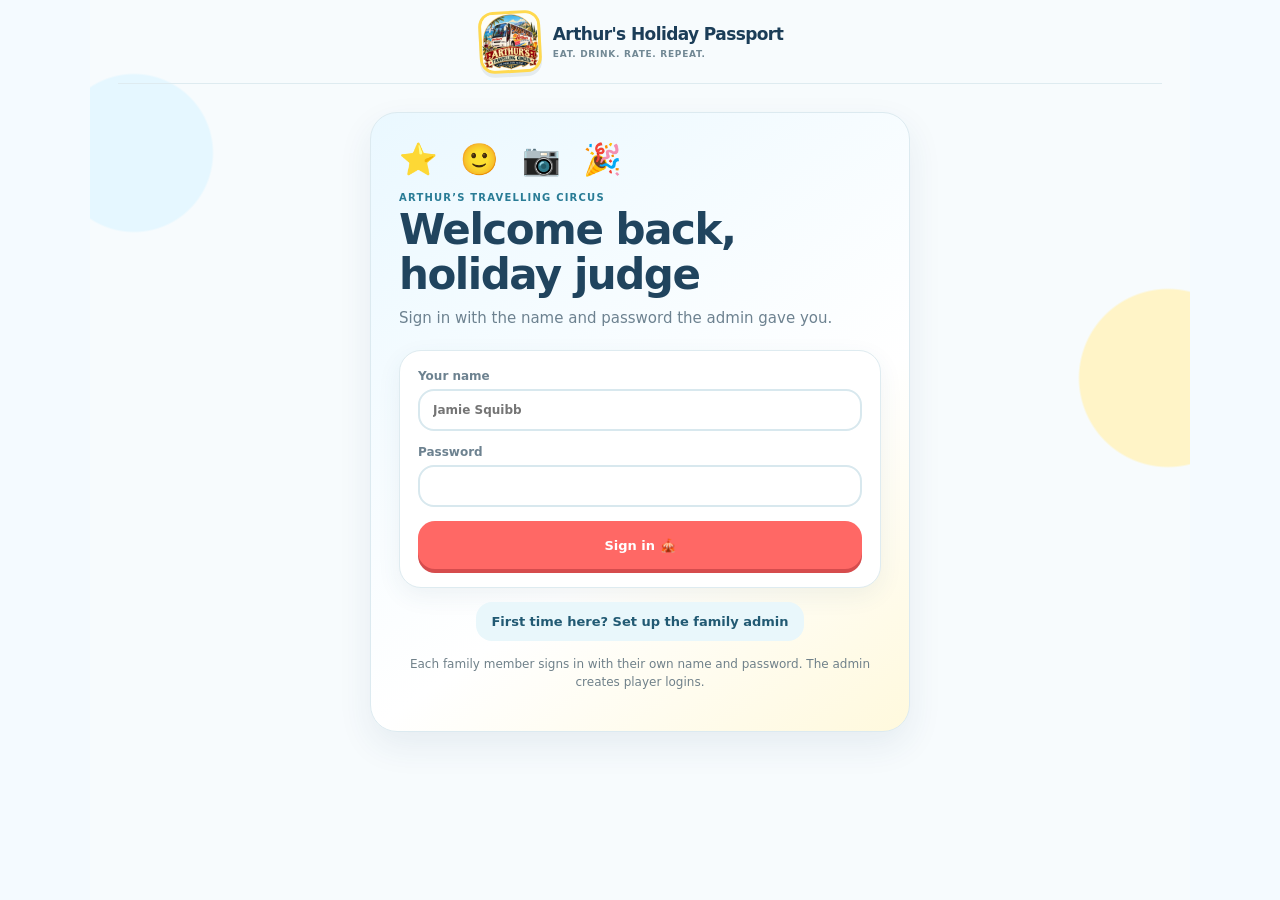
<file: index.html>
<!doctype html>
<html lang="en">
<head>
  <meta charset="utf-8">
  <meta name="viewport" content="width=device-width, initial-scale=1, viewport-fit=cover">
  <meta name="theme-color" content="#f4faff">
  <meta name="description" content="A family holiday passport for the places, meals and memories worth talking about — and the ones that need a formal complaint.">
  <link rel="manifest" href="./manifest.webmanifest">
  <link rel="icon" type="image/jpeg" href="./circus-logo.jpg">
  <link rel="apple-touch-icon" href="./circus-logo.jpg">
  <link rel="stylesheet" href="./styles.css?v=20">
  <title>Arthur's Holiday Passport</title>
</head>
<body>
  <div class="app-shell">
    <header class="topbar">
      <div class="brand"><img class="brand-logo" src="./circus-logo.jpg" alt="Arthur’s holiday coach logo"><div><strong>Arthur's Holiday Passport</strong><small>EAT. DRINK. RATE. REPEAT.</small></div></div>
      <label class="profile-switch"><span>Writing as</span><select id="profile-select" aria-label="Choose family member"></select></label>
      <div id="account-session" class="account-session"></div>
    </header>
    <main id="app" tabindex="-1"></main>
    <nav class="bottom-nav" aria-label="Main navigation">
      <button data-tab="home" class="active"><span>▣</span>Passport</button>
      <button data-tab="places"><span>⌖</span>Places</button>
      <button data-tab="diary"><span>▤</span>Diary</button>
      <button data-tab="competition"><span>🏆</span>Quiz</button>
      <button data-tab="awards"><span>★</span>Verdicts</button>
      <button data-tab="family"><span>♙</span>Family</button>
    </nav>
  </div>
  <script src="./backend-config.js" defer></script>
  <script src="./supabase-sdk.js?v=21" defer></script>
  <script src="./shared-client.js?v=22" defer></script>
  <script src="./app.js?v=22" defer></script>
</body>
</html>
</file>
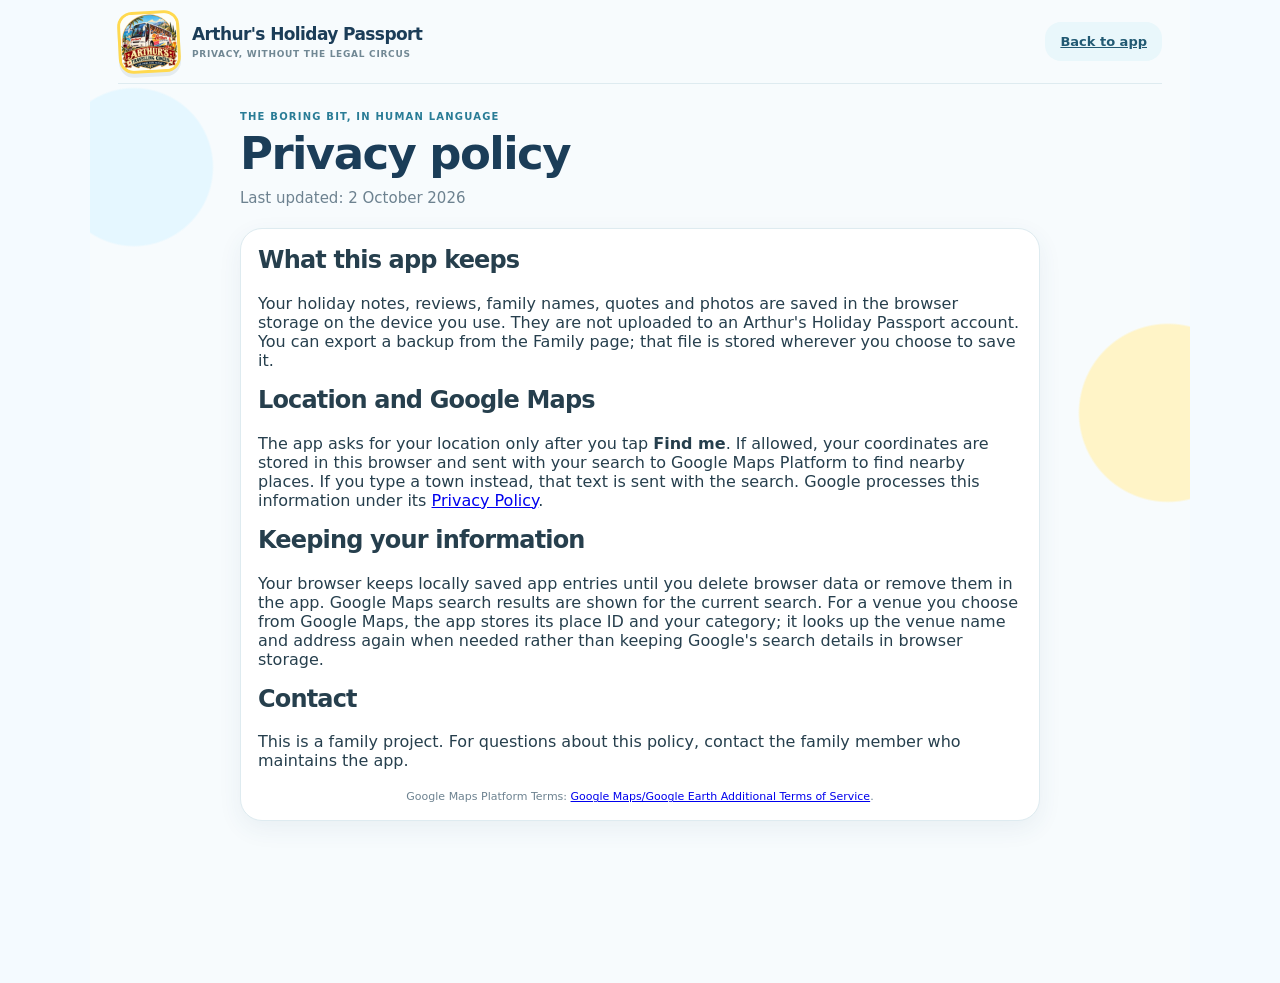
<file: privacy.html>
<!doctype html>
<html lang="en"><head><meta charset="utf-8"><meta name="viewport" content="width=device-width,initial-scale=1"><meta name="theme-color" content="#12364a"><link rel="stylesheet" href="./styles.css"><title>Privacy · Arthur's Holiday Passport</title></head>
<body><div class="app-shell"><header class="topbar"><div class="brand"><img class="brand-logo" src="./circus-logo.jpg" alt="Arthur’s holiday coach logo"><div><strong>Arthur's Holiday Passport</strong><small>PRIVACY, WITHOUT THE LEGAL CIRCUS</small></div></div><a class="soft-button" href="./index.html">Back to app</a></header>
<main class="content"><div class="eyebrow">THE BORING BIT, IN HUMAN LANGUAGE</div><h1>Privacy policy</h1><p class="lede">Last updated: 2 October 2026</p>
<article class="card"><h2>What this app keeps</h2><p>Your holiday notes, reviews, family names, quotes and photos are saved in the browser storage on the device you use. They are not uploaded to an Arthur's Holiday Passport account. You can export a backup from the Family page; that file is stored wherever you choose to save it.</p>
<h2>Location and Google Maps</h2><p>The app asks for your location only after you tap <strong>Find me</strong>. If allowed, your coordinates are stored in this browser and sent with your search to Google Maps Platform to find nearby places. If you type a town instead, that text is sent with the search. Google processes this information under its <a href="https://policies.google.com/privacy" target="_blank" rel="noreferrer">Privacy Policy</a>.</p>
<h2>Keeping your information</h2><p>Your browser keeps locally saved app entries until you delete browser data or remove them in the app. Google Maps search results are shown for the current search. For a venue you choose from Google Maps, the app stores its place ID and your category; it looks up the venue name and address again when needed rather than keeping Google's search details in browser storage.</p>
<h2>Contact</h2><p>This is a family project. For questions about this policy, contact the family member who maintains the app.</p>
<p class="fineprint">Google Maps Platform Terms: <a href="https://maps.google.com/help/terms_maps/" target="_blank" rel="noreferrer">Google Maps/Google Earth Additional Terms of Service</a>.</p></article></main></div></body></html>
</file>
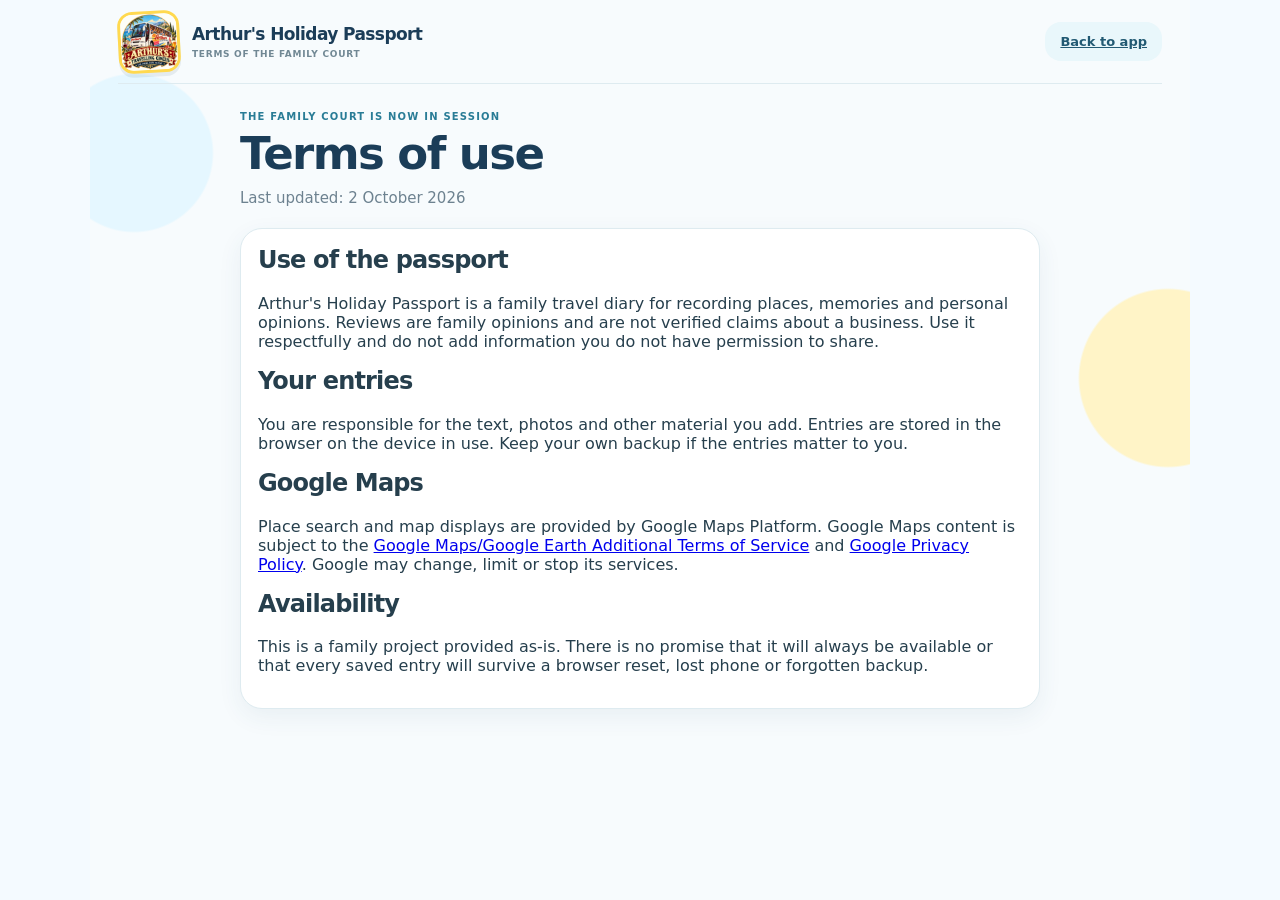
<file: terms.html>
<!doctype html>
<html lang="en"><head><meta charset="utf-8"><meta name="viewport" content="width=device-width,initial-scale=1"><meta name="theme-color" content="#12364a"><link rel="stylesheet" href="./styles.css"><title>Terms · Arthur's Holiday Passport</title></head>
<body><div class="app-shell"><header class="topbar"><div class="brand"><img class="brand-logo" src="./circus-logo.jpg" alt="Arthur’s holiday coach logo"><div><strong>Arthur's Holiday Passport</strong><small>TERMS OF THE FAMILY COURT</small></div></div><a class="soft-button" href="./index.html">Back to app</a></header>
<main class="content"><div class="eyebrow">THE FAMILY COURT IS NOW IN SESSION</div><h1>Terms of use</h1><p class="lede">Last updated: 2 October 2026</p>
<article class="card"><h2>Use of the passport</h2><p>Arthur's Holiday Passport is a family travel diary for recording places, memories and personal opinions. Reviews are family opinions and are not verified claims about a business. Use it respectfully and do not add information you do not have permission to share.</p>
<h2>Your entries</h2><p>You are responsible for the text, photos and other material you add. Entries are stored in the browser on the device in use. Keep your own backup if the entries matter to you.</p>
<h2>Google Maps</h2><p>Place search and map displays are provided by Google Maps Platform. Google Maps content is subject to the <a href="https://maps.google.com/help/terms_maps/" target="_blank" rel="noreferrer">Google Maps/Google Earth Additional Terms of Service</a> and <a href="https://policies.google.com/privacy" target="_blank" rel="noreferrer">Google Privacy Policy</a>. Google may change, limit or stop its services.</p>
<h2>Availability</h2><p>This is a family project provided as-is. There is no promise that it will always be available or that every saved entry will survive a browser reset, lost phone or forgotten backup.</p></article></main></div></body></html>
</file>
<file: styles.css>
:root{color-scheme:light;--navy:#12364a;--navy2:#1b4c60;--red:#9c3435;--cream:#f4eddd;--paper:#fffdf7;--gold:#c49a4b;--ink:#1c2c33;--muted:#647078;--line:#ded5c3;--pale:#ebe2d0;--shadow:0 8px 24px #17364810;font-family:system-ui,-apple-system,"Segoe UI",sans-serif}*{box-sizing:border-box}body{margin:0;background:var(--cream);color:var(--ink);min-height:100vh}.app-shell{max-width:1100px;min-height:100vh;margin:auto;padding:0 28px 104px;background:linear-gradient(180deg,#f9f5ea 0,var(--cream) 520px)}.topbar{height:84px;display:flex;align-items:center;justify-content:space-between;gap:18px;border-bottom:1px solid var(--line)}.brand{display:flex;align-items:center;gap:12px}.brand-mark{width:49px;height:59px;display:flex;flex-direction:column;align-items:center;justify-content:center;background:var(--navy);color:#f5e5bd;border:2px solid #d2b674;outline:1px solid var(--navy);outline-offset:2px;border-radius:5px;box-shadow:3px 4px 0 #12364a24;transform:rotate(-2deg);font-family:Georgia,serif;font-weight:800;letter-spacing:.08em}.brand-mark span{font-size:13px}.brand-mark b{font-size:13px;color:#e1bc6b}.brand strong{display:block;font:700 19px Georgia,serif;color:var(--navy)}.brand small{display:block;color:var(--muted);font-size:9px;font-weight:800;letter-spacing:.13em;margin-top:5px}.profile-switch{display:flex;align-items:center;gap:8px;color:var(--muted);font-size:12px}.profile-switch select{max-width:185px;font:700 13px system-ui;color:var(--navy);background:var(--paper);border:1px solid var(--line);border-radius:999px;padding:10px 13px}.content{max-width:800px;margin:auto;padding:27px 0 52px}.page-kicker{display:flex;justify-content:space-between;color:#78838a;font:800 9px monospace;letter-spacing:.15em;margin:2px 1px 12px}.passport-cover{display:grid;grid-template-columns:92px 1fr;gap:20px;align-items:center;position:relative;overflow:hidden;padding:22px 24px;background:var(--navy);color:#fff8e8;border-radius:8px;box-shadow:var(--shadow)}.passport-cover:after{content:"✦";position:absolute;right:18px;top:-38px;color:#ffffff10;font-size:155px;pointer-events:none}.cover-seal{width:80px;height:80px;border:1px solid #d5b76e;border-radius:50%;display:flex;flex-direction:column;align-items:center;justify-content:center;color:#f1d890;font:800 18px Georgia,serif;line-height:1.15;text-align:center;transform:rotate(-8deg)}.cover-seal b{font-size:22px}.cover-copy{position:relative;z-index:1}.passport-cover .eyebrow{color:#e8cd89}.passport-cover h1{color:#fff9ec;font-size:clamp(26px,5vw,39px);margin:6px 0 4px}.cover-copy>p{font-size:14px;color:#d8e1e3;margin:0 0 17px}.cover-copy>p span{color:#efc76c;padding:0 5px}.cover-bottom{display:flex;justify-content:space-between;align-items:center;gap:10px;border-top:1px solid #ffffff35;padding-top:12px;color:#e6ece8;font-size:12px}.cover-bottom b{color:white}.text-button{display:inline-block;background:none;border:0;padding:3px;color:var(--red);font:800 12px system-ui;text-decoration:none;cursor:pointer}.passport-cover .text-button{color:#f5d891}.eyebrow{font-size:10px;letter-spacing:.15em;font-weight:900;color:var(--red)}h1,h2,h3,p{margin-top:0}h1,h2{font-family:Georgia,"Times New Roman",serif}h1{font-size:clamp(29px,6vw,43px);line-height:1.08;color:var(--navy);margin:8px 0 8px}.lede{font-size:15px;line-height:1.55;color:var(--muted);margin:0 0 18px}.stat-strip{display:grid;grid-template-columns:repeat(3,1fr);background:var(--paper);border:1px solid var(--line);border-radius:9px;margin:14px 0;padding:11px 6px}.stat-strip div{display:flex;flex-direction:column;align-items:center;gap:2px;border-right:1px solid var(--line)}.stat-strip div:last-child{border:0}.stat-strip strong{font:700 23px Georgia,serif;color:var(--navy)}.stat-strip span{font-size:10px;color:var(--muted);font-weight:700}.quick-actions{display:grid;grid-template-columns:1fr 1fr;gap:11px;margin:13px 0 28px}.quick-actions button{display:grid;grid-template-columns:34px 1fr;grid-template-rows:auto auto;align-items:center;text-align:left;gap:1px 8px;background:var(--paper);border:1px solid var(--line);border-radius:9px;padding:14px;color:var(--ink);font:inherit;cursor:pointer;box-shadow:var(--shadow)}.quick-actions button>span{grid-row:span 2;display:grid;place-items:center;width:32px;height:32px;background:var(--pale);border-radius:50%;color:var(--red);font-size:20px;font-weight:800}.quick-actions button b{font:800 14px system-ui;color:var(--navy)}.quick-actions button small{font-size:11px;color:var(--muted);line-height:1.4}.section-head{display:flex;align-items:end;justify-content:space-between;gap:10px;margin:27px 0 10px}.section-head h2{font-size:23px;color:var(--navy);margin:4px 0 0}.card{background:var(--paper);border:1px solid var(--line);border-radius:10px;padding:17px;box-shadow:var(--shadow);margin:10px 0}.place-card{width:100%;display:flex;align-items:center;gap:12px;text-align:left;color:var(--ink);cursor:pointer;transition:transform .15s,border-color .15s}.place-card:hover{transform:translateY(-1px);border-color:var(--gold)}.rank{width:34px;height:34px;display:grid;place-items:center;border:1px solid var(--gold);border-radius:50%;color:var(--red);font:800 12px Georgia,serif;flex:none}.place-copy{min-width:0;display:grid;gap:4px}.place-copy strong{color:var(--navy);font-size:15px}.place-copy small{color:var(--muted);font-size:11px;overflow:hidden;text-overflow:ellipsis;white-space:nowrap}.score{margin-left:auto;white-space:nowrap;font-size:12px;font-weight:900;color:var(--red)}.quip{position:relative;background:#e8dfca;border-left:4px solid var(--gold);border-radius:6px;margin:24px 0 16px;padding:16px 18px 15px 50px}.quip>span{position:absolute;left:15px;top:8px;color:var(--red);font:52px Georgia,serif}.quip p{font:italic 16px/1.5 Georgia,serif;color:var(--navy);margin:0 0 8px}.quip small{font-size:9px;font-weight:900;letter-spacing:.1em;color:var(--muted)}.notice{background:#e4ebea;border:1px solid #c8d9d7;border-radius:8px;padding:12px 14px;color:#45575c;font-size:12px;line-height:1.5;margin:18px 0}.notice strong{color:var(--navy)}.form{display:grid;gap:13px}.form-heading{display:flex;justify-content:space-between;gap:8px;align-items:center}.form-intro,.hint{font-size:12px;color:var(--muted);margin:0}.field{display:grid;gap:6px;color:var(--muted);font-size:12px;font-weight:800}.field input,.field textarea,.field select,.search{width:100%;border:1px solid var(--line);border-radius:8px;background:#fffefa;padding:12px 13px;color:var(--ink);font:inherit}.field textarea{min-height:95px;resize:vertical}.field input:focus,.field textarea:focus,.field select:focus,.search:focus{outline:2px solid #6da0a6;outline-offset:1px}.two-col{display:grid;grid-template-columns:1fr 1fr;gap:11px}.row{display:flex;align-items:center;gap:12px}.space{justify-content:space-between}.grow{flex:1}.button,.soft-button,.tab-button{font:800 13px system-ui;border:0;border-radius:8px;padding:12px 15px;cursor:pointer}.button{background:var(--red);color:white}.button:hover{background:#782628}.soft-button{background:var(--pale);color:var(--navy)}.search{margin:3px 0 12px}.empty{text-align:center;color:var(--muted);padding:26px 17px}.empty-mark{font-size:28px;color:var(--gold);margin-bottom:5px}.empty strong{color:var(--navy)}.empty p{margin:8px 0 0;font-size:13px}.place-heading{background:#ebe4d4;border-top:3px solid var(--gold);padding:19px 20px;margin:13px 0 20px;border-radius:0 0 8px 8px}.place-heading h1{font-size:clamp(27px,5vw,37px)}.place-heading .lede{margin-bottom:9px}.rating-summary{font-size:12px;font-weight:900;color:var(--red)}.rating-summary span{color:#a99a80;padding:0 5px}.rating-line{display:flex;align-items:center;justify-content:space-between;gap:10px;color:var(--navy);font-size:13px;font-weight:800}.rating{display:flex;gap:2px}.rating button{border:0;background:transparent;color:#d2c9b4;padding:0 2px;font-size:25px;cursor:pointer}.rating button.on{color:var(--gold)}.rating-details{border-top:1px solid var(--line);border-bottom:1px solid var(--line);padding:11px 0;color:var(--navy);font-size:12px;font-weight:800}.rating-details summary{cursor:pointer}.rating-breakdown{display:grid;gap:8px;padding:13px 2px 2px}.verdict-quip{font:italic 14px Georgia,serif;color:var(--red);margin:12px 0 5px}.review-card p:not(.verdict-quip){font-size:13px;line-height:1.5;margin:8px 0}.review-meta{font-size:10px;color:var(--muted)}.delete-place{display:block;margin:23px auto 6px;border:0;background:transparent;color:#865c5b;text-decoration:underline;font:700 11px system-ui;cursor:pointer}.tabs{display:flex;gap:7px;margin:12px 0}.tab-button{background:var(--pale);color:var(--muted)}.tab-button.selected{background:var(--navy);color:white}.days{display:flex;gap:7px;overflow:auto;padding:4px 0 10px}.day{flex:none;border:1px solid var(--line);border-radius:99px;padding:10px 13px;background:var(--paper);color:var(--navy);font:800 11px system-ui;cursor:pointer}.day.selected{background:var(--navy);border-color:var(--navy);color:white}.entry-image{display:block;width:100%;max-height:430px;object-fit:cover;border-radius:7px;margin:13px 0}.quote{font:700 21px/1.4 Georgia,serif;color:var(--navy);padding:10px 0}.label{font-size:10px;letter-spacing:.1em;font-weight:900;color:var(--muted)}.vote{border:1px solid var(--line);background:transparent;border-radius:7px;padding:9px 12px;color:var(--navy);font-size:12px;font-weight:900;cursor:pointer}.vote.selected{background:#f4e8e5;border-color:#d6b6ae;color:var(--red)}.leader{font-size:11px;color:var(--red);font-weight:900}.delete{border:0;background:transparent;color:var(--muted);font:700 11px system-ui;cursor:pointer}.award-list{display:grid;gap:9px;margin:18px 0}.award-card{display:grid;grid-template-columns:43px 1fr;gap:12px;align-items:start;background:var(--paper);border:1px solid var(--line);border-radius:9px;padding:13px}.award-seal{width:38px;height:38px;display:grid;place-items:center;border:1px solid var(--gold);border-radius:50%;font-size:20px;color:var(--red)}.award-card div:last-child{display:grid;gap:4px}.award-card small{font-size:9px;letter-spacing:.12em;text-transform:uppercase;color:var(--red);font-weight:900}.award-card strong{font:700 16px Georgia,serif;color:var(--navy)}.award-card p{font-size:11px;color:var(--muted);margin:0;line-height:1.45}.splurge{padding:17px 18px}.splurge strong{display:block;font:700 18px Georgia,serif;color:var(--navy);margin:7px 0}.splurge p{font-size:13px;color:var(--muted);margin:0}.profile-list{display:grid;gap:8px}.profile-card{width:100%;display:flex;align-items:center;gap:11px;text-align:left;color:var(--ink);cursor:pointer;margin:0}.profile-card.current{border-color:var(--gold);box-shadow:0 0 0 2px #c49a4b20}.profile-emoji{font-size:24px}.profile-card>span:nth-child(2){display:grid;gap:3px;flex:1}.profile-card strong{color:var(--navy)}.profile-card small{font-size:11px;color:var(--muted)}.pill{background:var(--pale);border-radius:99px;padding:6px 9px;font-size:10px;font-weight:900;color:var(--red);white-space:nowrap}.backup-details{background:var(--paper);border:1px solid var(--line);border-radius:9px;margin:18px 0;padding:14px}.backup-details summary{cursor:pointer;color:var(--navy);font-weight:900;font-size:13px}.backup-details p{margin:10px 0;font-size:12px}.import-button{display:inline-flex;align-items:center}.bottom-nav{position:fixed;z-index:5;left:50%;bottom:0;transform:translateX(-50%);width:min(100%,760px);display:flex;justify-content:space-around;gap:2px;background:var(--navy);padding:7px 8px max(9px,env(safe-area-inset-bottom));border-radius:12px 12px 0 0;box-shadow:0 -5px 22px #12364a25}.bottom-nav button{flex:1;border:0;border-top:2px solid transparent;background:transparent;color:#dce7e6;font:800 10px system-ui;padding:5px 1px;cursor:pointer}.bottom-nav button span{display:block;color:#efd28a;font:22px Georgia,serif;margin-bottom:1px}.bottom-nav button.active{color:#f4d17f;border-top-color:#f4d17f}.fineprint{font-size:11px;color:var(--muted);text-align:center;max-width:500px;margin:20px auto 0}@media(min-width:800px){.bottom-nav{bottom:14px;border-radius:12px;padding-bottom:8px}.app-shell{padding-bottom:100px}}@media(max-width:560px){.app-shell{padding:0 13px 91px}.topbar{height:74px;gap:8px}.brand{gap:9px}.brand-mark{width:39px;height:49px;font-size:12px}.brand-mark span{font-size:11px}.brand strong{font-size:14px}.brand small{font-size:7px;letter-spacing:.09em}.profile-switch{gap:0}.profile-switch>span{display:none}.profile-switch select{max-width:104px;font-size:11px;padding:9px}.content{padding-top:19px}.page-kicker{font-size:7px}.passport-cover{grid-template-columns:60px 1fr;gap:12px;padding:17px 14px}.cover-seal{width:56px;height:56px;font-size:14px}.cover-seal b{font-size:17px}.passport-cover h1{font-size:25px}.cover-copy>p{font-size:12px;margin-bottom:12px}.cover-bottom{font-size:10px;align-items:flex-start;flex-direction:column;gap:7px}.cover-bottom .text-button{padding:0}.stat-strip{margin:11px 0}.stat-strip strong{font-size:20px}.stat-strip span{font-size:8px}.quick-actions{gap:7px}.quick-actions button{padding:10px;grid-template-columns:27px 1fr;gap:2px 6px}.quick-actions button>span{width:26px;height:26px;font-size:17px}.quick-actions button b{font-size:12px}.quick-actions button small{font-size:9px}.section-head h2{font-size:21px}.card{padding:14px}.place-card{gap:8px}.place-copy strong{font-size:13px}.place-copy small{font-size:10px}.score{font-size:10px}.two-col{grid-template-columns:1fr}.rating-line{font-size:11px}.rating button{font-size:22px}.bottom-nav{width:100%;border-radius:11px 11px 0 0}.bottom-nav button{font-size:9px}.bottom-nav button span{font-size:19px}.profile-card .pill{font-size:8px;padding:5px 7px}}

/* A livelier passport scrapbook, while keeping the pages quick to scan on a phone. */
.brand-logo{width:62px;height:62px;flex:none;object-fit:cover;object-position:center 24%;border:2px solid #d9bd79;border-radius:12px;background:#fff8e8;box-shadow:2px 3px 0 #12364a25}
.brand small{color:var(--red);letter-spacing:.08em}
.passport-cover{background:linear-gradient(128deg,#12364a 0%,#1c5264 62%,#287184 100%);border:2px solid #d4b36d}
.passport-cover:before{content:"✦  ✦  ✦";position:absolute;right:14px;bottom:8px;color:#f0cf7e;font-size:14px;letter-spacing:.5em;opacity:.75}
.page-kicker{color:#8b5d48}
.quick-actions button{border-style:dashed;border-color:#d1bd94}
.quick-actions button:hover,.card:hover{border-color:#d39a4a}
.map-finder{background:linear-gradient(145deg,#fffdf7,#f3e9d4);border:1px solid #d5b76e}
.map-finder h2{font:700 20px Georgia,serif;color:var(--navy);margin:4px 0 0}
.map-finder .row.space{align-items:center}
.map-finder .hint{line-height:1.5;margin:10px 0}
.search-area{width:100%;border:1px solid var(--line);border-radius:8px;background:#fffefa;padding:12px 13px;color:var(--ink);font:inherit}
.nearby-search-row{display:flex;align-items:end;gap:9px;margin-top:10px}
.nearby-search-row .field{min-width:0}
.nearby-search-row .button{flex:none}
.nearby-map{overflow:hidden;border:1px solid var(--line);border-radius:9px;margin:13px 0 9px;height:205px;background:#e8e2d1}
.nearby-map iframe{width:100%;height:100%;border:0}
.nearby-list{display:grid;gap:8px}
.google-attribution{display:inline-block;margin:0 0 9px;padding:5px 9px;background:#fff;border:1px solid #d5d5d5;border-radius:4px;color:#3c4043;font:500 12px Arial,sans-serif;letter-spacing:0}
.nearby-card{display:flex;justify-content:space-between;align-items:center;gap:8px;background:#fffefa;border:1px solid var(--line);border-radius:9px;padding:11px}
.nearby-card>div:first-child{min-width:0;display:grid;gap:4px}
.nearby-card strong{color:var(--navy);font-size:13px}
.nearby-card small{max-width:250px;color:var(--muted);font-size:10px;line-height:1.35}
.nearby-actions{flex:none;gap:6px}
.nearby-actions a{font-size:10px;padding:9px 10px;text-decoration:none;white-space:nowrap}
.nearby-actions .button{font-size:10px;padding:9px 10px;white-space:nowrap}
.nearby-empty{background:#f3e9d4;padding:11px;border-radius:8px;color:var(--muted);font-size:12px;line-height:1.45}
.map-privacy,.map-credit{display:block;color:var(--muted);font-size:10px;line-height:1.4}
.map-privacy{margin:-5px 0 11px}
.map-credit{margin:7px 2px 0}
.policy-links{display:flex;gap:14px;margin-top:8px}.policy-links a{color:var(--red);font-weight:800}
.map-launch{display:grid;grid-template-columns:40px 1fr;gap:9px;align-items:center;background:#e7efe9;border:1px dashed #98b7a3;border-radius:9px;padding:12px;margin-top:12px}
.map-pin{width:36px;height:36px;display:grid;place-items:center;background:#fffdf7;border-radius:50%;font-size:20px}
.map-launch strong{color:var(--navy);font:700 15px Georgia,serif}
.map-launch p{margin:4px 0 0;color:var(--muted);font-size:11px;line-height:1.4}
.map-launch .button{grid-column:1/-1;text-align:center;text-decoration:none}
.rating-details summary{padding:4px 0;color:var(--red)}
.rating-line{padding:7px 0;border-bottom:1px dashed #e9deca}
.review-type-pill{display:inline-flex;margin-top:8px;padding:5px 9px;border-radius:99px;background:#e5eee9;color:#24534d;font-size:10px;font-weight:900}
.quote-author{margin:-8px 0 13px;text-align:right;color:var(--red);font:italic 13px Georgia,serif}
.button{box-shadow:0 3px 0 #6b2024}
.button:active{transform:translateY(2px);box-shadow:0 1px 0 #6b2024}
.bottom-nav{background:linear-gradient(90deg,#12364a,#194e60)}
@media(max-width:560px){.brand-logo{width:47px;height:50px;border-radius:9px}.brand{gap:8px}.brand small{font-size:7px;letter-spacing:.06em}.nearby-search-row{align-items:stretch}.nearby-search-row .button{padding:10px}.nearby-card{align-items:flex-start;flex-direction:column}.nearby-card small{max-width:100%}.nearby-actions{width:100%;justify-content:flex-end}.nearby-map{height:180px}}

/* Playful, modern holiday styling */
:root{color-scheme:light;--navy:#22506a;--navy2:#2b7080;--red:#e05e50;--cream:#fff7e6;--paper:#fffefa;--gold:#f2c451;--ink:#283d45;--muted:#65777b;--line:#eadcbe;--pale:#e5f3ed;--shadow:0 7px 0 #21506a0d,0 12px 28px #21506a12;font-family:ui-rounded,"Avenir Next",system-ui,-apple-system,"Segoe UI",sans-serif}
body{background:#fff7e6;color:var(--ink);font-family:ui-rounded,"Avenir Next",system-ui,-apple-system,"Segoe UI",sans-serif}
.app-shell{background:radial-gradient(circle at 92% 12%,#fff0c5 0 95px,transparent 96px),linear-gradient(180deg,#fffaf0 0,var(--cream) 520px)}
.brand strong,.passport-cover h1,.section-head h2,.place-heading h1,.content>h1,.content h2,.award-card strong,.quip p,.quote{font-family:ui-rounded,"Avenir Next",system-ui,-apple-system,"Segoe UI",sans-serif;letter-spacing:-.035em}
.brand strong{font-weight:850}.brand small{letter-spacing:.08em;color:#59808a}
.brand-logo{border-radius:16px;border:3px solid #ffd66f;box-shadow:3px 4px 0 #22506a20;transform:rotate(-4deg)}
.content>h1{font-size:clamp(30px,6vw,45px);line-height:1.08;font-weight:900}
.section-head h2,.content h2{font-weight:850}
.card,.passport-cover,.place-heading,.quip,.notice,.award-card,.place-card{border-radius:18px}
.card{box-shadow:var(--shadow)}
.passport-cover{background:linear-gradient(125deg,#2b7181,#22506a 68%,#347d78);border:0;box-shadow:0 8px 0 #17485b16,0 14px 25px #24546b20}
.cover-seal{background:#f4c857;color:#285468;border:4px solid #fff0b9;box-shadow:0 3px 0 #183c4c22}
.button{background:#e05e50;border-radius:999px;box-shadow:0 4px 0 #a9423a;color:#fff;font-weight:850}
.button:hover{background:#ce5146}.soft-button{background:#e6f3ec;border-radius:999px;color:#21576b;font-weight:850}
.field input,.field textarea,.field select,.search{border-radius:15px;border:2px solid #eadfc8;background:#fffefa;font:inherit;font-weight:650}
.field input:focus,.field textarea:focus,.field select:focus,.search:focus{outline:3px solid #68b6b0;outline-offset:2px}
.bottom-nav{background:linear-gradient(90deg,#22506a,#317d7b);border-radius:20px 20px 0 0}
.bottom-nav button{font-family:ui-rounded,"Avenir Next",system-ui,sans-serif;font-size:11px}.bottom-nav button span{font-size:22px}
.snack-stickers{display:flex;gap:10px;align-items:center;margin:10px 0 2px;padding-left:4px}
.snack-stickers span{width:40px;height:40px;display:grid;place-items:center;border-radius:14px;background:#fffefa;border:2px solid #f3d98a;box-shadow:0 3px 0 #22506a16;font-size:23px;transform:rotate(-5deg)}
.snack-stickers span:nth-child(even){transform:rotate(5deg);background:#e8f5ed;border-color:#b7dfcf}
.page-stickers{float:right;margin:-9px 2px 2px 12px}
.fun-finder{overflow:visible;background:linear-gradient(135deg,#fffef9,#fff4d8);border:2px solid #f2d77d;padding:17px}
.finder-top{display:flex;align-items:center;justify-content:space-between;gap:12px}
.finder-top h2{margin:4px 0 0;font-size:23px;color:var(--navy)}
.location-button{white-space:nowrap;padding:11px 14px}
.place-lookup-label{margin-top:13px;color:var(--navy);font-size:14px}
.place-lookup-label input{font-size:17px;padding:15px 16px}
.suggestions{display:grid;gap:7px;margin-top:9px}
.place-suggestion{width:100%;display:grid;grid-template-columns:38px 1fr auto;gap:10px;align-items:center;text-align:left;padding:10px 12px;border:2px solid #e4efdf;border-radius:15px;background:#fff;box-shadow:0 3px 0 #22506a0c;color:var(--ink);cursor:pointer;font:inherit}
.place-suggestion:hover,.place-suggestion:focus-visible{border-color:#7bb8a7;background:#f3fbf5;outline:0}
.suggestion-icon{width:36px;height:36px;display:grid;place-items:center;border-radius:12px;background:#fff0d2;font-size:20px}
.suggestion-copy{display:grid;gap:3px;min-width:0}.suggestion-copy strong{color:var(--navy);font-size:14px;overflow:hidden;text-overflow:ellipsis;white-space:nowrap}.suggestion-copy small{color:var(--muted);font-size:11px;overflow:hidden;text-overflow:ellipsis;white-space:nowrap}
.suggestion-arrow{color:var(--red);font-size:11px;font-weight:900;white-space:nowrap}
.suggestion-message{margin:0;padding:11px 13px;border-radius:13px;background:#fff0d2;color:#775b28;font-size:12px;line-height:1.45}
.google-attribution{margin:9px 1px 0;text-align:right;color:#62767a;font:700 10px system-ui,sans-serif}
.finder-joke{margin:5px 0 0;color:#7a8580;font-size:11px;text-align:right}
.place-finder-form{display:grid;grid-template-columns:minmax(0,1fr) auto;align-items:end;gap:9px;margin-top:10px}
.place-finder-form .place-lookup-label{margin:0}
.place-search-button{min-height:49px;padding:12px 21px}
.google-attribution{display:block;margin:9px 0 0;text-align:right;background:none;border:0;padding:0;font:500 10px system-ui,sans-serif}
.google-attribution a{color:#62767a;text-decoration:underline}
.quip{background:#fff0d2;border-left:0;border-bottom:4px solid var(--gold)}
.quip p{font-style:normal;font-weight:750}
.place-card{border:2px solid #eee3ce}
.rating button{font-family:system-ui,sans-serif}
@media(max-width:560px){.snack-stickers{gap:7px}.snack-stickers span{width:35px;height:35px;font-size:21px;border-radius:12px}.page-stickers{margin-top:-5px}.finder-top h2{font-size:20px}.place-finder-form{grid-template-columns:minmax(0,1fr) auto}.place-search-button{padding:10px 16px}.place-suggestion{grid-template-columns:34px 1fr;gap:8px}.suggestion-icon{width:32px;height:32px}.suggestion-arrow{display:none}.place-lookup-label input{font-size:16px}}

/* Fresh, bright family scrapbook polish */
:root{--navy:#174b63;--navy2:#28788a;--red:#ed6257;--cream:#fff8e9;--paper:#fffefa;--gold:#ffc84f;--ink:#2c4148;--muted:#64777c;--line:#e4d9c2;--pale:#e8f6ee;--shadow:0 4px 0 #174b6310,0 12px 26px #174b6313;font-family:"Trebuchet MS","Avenir Next",system-ui,-apple-system,"Segoe UI",sans-serif}
body,.app-shell{font-family:"Trebuchet MS","Avenir Next",system-ui,-apple-system,"Segoe UI",sans-serif}
h1,h2,.brand strong,.passport-cover h1,.section-head h2,.place-heading h1,.award-card strong,.quote,.quip p{font-family:"Trebuchet MS","Avenir Next",system-ui,-apple-system,"Segoe UI",sans-serif;letter-spacing:-.035em}
.app-shell{background:radial-gradient(circle at 4% 18%,#e6f6eb 0 88px,transparent 90px),radial-gradient(circle at 98% 43%,#fff0d2 0 105px,transparent 107px),linear-gradient(180deg,#fffdf4 0,#fff5df 100%)}
.brand strong{font-weight:900}.content>h1{font-weight:900}.page-kicker,.eyebrow{letter-spacing:.1em}
.card,.place-card,.passport-cover,.place-heading,.quip,.notice,.award-card{border-radius:20px}
.card{border:2px solid #eee3ce}.place-card{border:2px solid #eee3ce;min-height:78px}.place-card:hover{transform:translateY(-2px) rotate(-.2deg);border-color:#f0c654}
.button{background:#f05d52;box-shadow:0 4px 0 #b63e38}.button:hover{background:#dd4e48}.soft-button{background:#dff3eb}.field input[type=file]{padding:11px;background:#fff9e9;border-style:dashed;border-color:#e4c86c}.optional-label{color:#859196;font-weight:600}
.place-thumb{width:54px;height:54px;flex:none;object-fit:cover;border-radius:15px;border:2px solid #ffe29a;box-shadow:0 2px 0 #174b6312}.place-thumb-empty{display:grid;place-items:center;background:#fff1c8;font-size:27px;transform:rotate(-4deg)}
.place-heading{position:relative;overflow:hidden;background:linear-gradient(135deg,#e5f7ee,#fff0ce);border:2px solid #9fd7c3;border-top:5px solid #ffc84f;padding:20px}.place-heading h1{overflow-wrap:anywhere}.place-hero-photo{display:block;width:calc(100% + 40px);max-height:300px;object-fit:cover;margin:-20px -20px 17px;border-radius:17px 17px 0 0}.rating-summary{display:inline-flex;align-items:center;gap:4px;background:#fffefa;border:2px solid #ffdf7d;border-radius:999px;padding:9px 13px;color:#174b63}.photo-add-form{display:grid;grid-template-columns:1fr auto;align-items:end;background:#f1fbf5;border-color:#bde6d5}.photo-add-form .field{min-width:0}.photo-change-link{margin:0 0 8px;border:0;background:transparent;color:#bf5049;text-decoration:underline;font-weight:800;cursor:pointer}
.family-scoreboard{display:grid;gap:12px}.overall-score-bubble{display:flex;align-items:center;justify-content:center;gap:14px;text-align:center;padding:15px;background:linear-gradient(110deg,#ffefb8,#fff7d9);border:2px solid #f5cf68;border-radius:22px;box-shadow:0 4px 0 #d7a83826}.overall-score-bubble>span{font-size:28px}.overall-score-bubble div{display:grid;gap:1px}.overall-score-bubble small{font-size:10px;letter-spacing:.12em;font-weight:900;color:#986b29}.overall-score-bubble strong{font-size:31px;line-height:1;color:#174b63}.overall-score-bubble em{font-size:14px;font-style:normal;color:#718187}.person-rating-card{overflow:hidden;background:#fffefa;border:2px solid #cce8dc;border-radius:21px;box-shadow:0 4px 0 #174b6310}.person-rating-head{display:flex;align-items:center;gap:10px;padding:12px;background:linear-gradient(100deg,#e8f7ef,#f8fff9)}.person-avatar{width:44px;height:44px;display:grid;place-items:center;border-radius:16px;background:#fff1c6;border:2px solid #f5d774;font-size:24px;transform:rotate(-4deg)}.person-rating-name{display:grid;gap:3px;flex:1}.person-rating-name strong{font-size:16px;color:#174b63}.person-rating-name small,.person-overall small{font-size:10px;color:#708287}.person-overall{text-align:right;display:grid;gap:2px}.person-overall strong{font-size:17px;color:#bd5548}.person-review{padding:12px 14px;border-top:1px dashed #dce8de}.person-review-top{display:flex;align-items:center;justify-content:space-between;gap:8px}.person-review-top>strong{color:#174b63;font-size:14px;white-space:nowrap}.person-review .verdict-quip{margin:9px 0 5px;color:#bd5148;font-style:normal;font-weight:800}.person-comment{margin:6px 0;color:#435c62;font-size:13px;line-height:1.5}.rating-chips{display:flex;flex-wrap:wrap;gap:5px;margin:8px 0}.rating-chips span{padding:5px 8px;background:#e8f5ee;border:1px solid #c8e5d7;border-radius:999px;color:#315e56;font-size:10px;font-weight:800}
.vote-zone{margin:24px 0 12px;padding:15px;background:linear-gradient(140deg,#fff9e9,#f0fbf5);border:2px solid #f2d575;border-radius:24px}.vote-zone>.section-head{margin:4px 2px 8px}.vote-day-pill{padding:6px 10px;background:#ffdf80;border-radius:99px;color:#73571e;font-size:9px;font-weight:900;letter-spacing:.08em}.vote-instructions{margin:0 2px 14px;color:#60767b;font-size:12px;line-height:1.5}.vote-category{padding:12px;margin:13px 0;border-radius:19px;border:2px solid #bfe5db;background:#edfaf3}.vote-category.quote-vote{border-color:#e8c7ea;background:#fff1fa}.vote-category h3{display:flex;align-items:center;gap:8px;margin:0;color:#174b63;font-size:17px;font-weight:900}.vote-category h3 span{width:37px;height:37px;display:grid;place-items:center;border-radius:13px;background:#fff;border:2px solid #d4eee1;font-size:22px}.vote-category.quote-vote h3 span{border-color:#efd8ee}.vote-category-hint{margin:3px 0 10px 46px;color:#718387;font-size:11px}.vote-candidates{display:grid;gap:10px}.vote-card{overflow:hidden;background:#fffefa;border:2px solid #e4e9dc;border-radius:19px;box-shadow:0 4px 0 #174b630c}.vote-card.is-voted{border-color:#52bda0;box-shadow:0 0 0 3px #52bda020,0 4px 0 #174b630c}.vote-card.is-winning{border-color:#f0c54c}.vote-image{display:block;width:100%;max-height:270px;object-fit:cover}.vote-card-body{padding:12px}.vote-card-meta,.vote-card-bottom{display:flex;align-items:center;justify-content:space-between;gap:8px}.author-badge{display:inline-flex;align-items:center;gap:5px;padding:6px 9px;background:#e8f6ee;border-radius:999px;color:#315d58;font-size:11px;font-weight:900}.vote-card .quote{margin:13px 0 4px;color:#174b63;font-size:19px;line-height:1.35}.vote-card .quote-author{margin:3px 0 11px}.vote-card-bottom{margin-top:11px;padding-top:9px;border-top:1px dashed #e6dfcf}.voter-stack{display:flex;align-items:center;min-width:42px}.voter-stack span{width:28px;height:28px;display:grid;place-items:center;margin-right:-5px;border:2px solid white;border-radius:50%;background:#fff0c9;font-size:15px}.voter-stack small{font-size:10px;color:#829095}.vote{border:0;border-radius:999px;padding:9px 12px;background:#e8f6ee;color:#216750;font-size:11px;font-weight:900;box-shadow:0 3px 0 #bfdfd0}.vote span{display:inline-grid;place-items:center;min-width:20px;height:20px;margin-left:4px;border-radius:99px;background:#fffefa}.vote.selected{background:#f4bf4c;border-color:#f4bf4c;color:#523e16;box-shadow:0 3px 0 #d29e2f}.leader{padding:5px 8px;background:#fff1bd;border-radius:99px;color:#996b18;font-size:10px}.vote-card .delete{font-size:15px;padding:4px}
@media(max-width:560px){.photo-add-form{grid-template-columns:1fr}.photo-add-form .button,.photo-add-form .soft-button{width:100%}.place-thumb{width:45px;height:45px}.place-card{gap:7px;padding:10px}.vote-zone{padding:11px}.vote-category{padding:9px}.vote-card-bottom{gap:5px}.vote{padding:8px 10px;font-size:10px}.person-review{padding:10px}.overall-score-bubble{padding:12px}.place-hero-photo{width:calc(100% + 40px)}}

/* Bright white, airy, smiley-and-star direction from the new visual reference */
:root{--navy:#1b3d58;--navy2:#28617d;--red:#ff6667;--cream:#f4faff;--paper:#ffffff;--gold:#ffd840;--ink:#324e60;--muted:#72838d;--line:#dce8ed;--pale:#eaf6fb;--shadow:0 8px 24px #244e6810;font-family:system-ui,-apple-system,"Segoe UI",sans-serif}
body{background:#f4faff;color:#324e60;font-family:system-ui,-apple-system,"Segoe UI",sans-serif}
.app-shell{background:radial-gradient(circle at 4% 12%,#e9f7fb 0 95px,transparent 96px),radial-gradient(circle at 97% 38%,#fff7d9 0 75px,transparent 76px),linear-gradient(180deg,#fbfdff 0%,#f3faff 100%)}
h1,h2,.brand strong,.passport-cover h1,.section-head h2,.place-heading h1,.award-card strong,.quote,.quip p{font-family:system-ui,-apple-system,"Segoe UI",sans-serif;letter-spacing:-.035em}
h1,.content>h1{font-weight:850;color:#1b3d58}.brand strong{font-weight:850;color:#1b3d58}.brand small{color:#758994}.topbar{border-color:#e0eaf0}.brand-logo{border:3px solid #fff;box-shadow:0 3px 12px #174b6320;transform:none;border-radius:17px}
.passport-cover{background:linear-gradient(120deg,#eaf8fb 0%,#f6fbff 58%,#eefaf3 100%);color:#1b3d58;border:1px solid #dbeaf0;box-shadow:0 8px 24px #244e6810}.passport-cover h1{color:#1b3d58}.passport-cover .eyebrow{color:#2587a1}.passport-cover:after{content:"⭐";color:#ffda55;opacity:.45}.passport-cover:before{content:"✨  😊  ⭐";position:absolute;right:13px;bottom:8px;color:#f0b93b;font-size:22px;letter-spacing:.35em;opacity:.8}.cover-seal{background:#fff;border:3px solid #54bad0;color:#2491ab;box-shadow:0 4px 0 #53bad02a}.cover-seal b{color:#ffcc35}.cover-copy>p{color:#637c89}.cover-bottom{border-color:#ccdee6;color:#536e7d}.cover-bottom b{color:#1b3d58}.passport-cover .text-button{color:#e45b58}
.card,.place-card,.passport-cover,.place-heading,.quip,.notice,.award-card{border-radius:24px}.card{background:#fff;border:1px solid #dce8ed;box-shadow:0 8px 24px #244e680b}.place-card{background:#fff;border:1px solid #dce8ed;min-height:82px;box-shadow:0 5px 15px #244e6809}.place-card:hover{border-color:#48b7d0;transform:translateY(-2px)}.stat-strip{border:1px solid #dce8ed;border-radius:22px;box-shadow:0 5px 18px #244e6808}.stat-strip strong{font:850 25px system-ui;color:#1b3d58}.quick-actions button{background:#fff;border:1px solid #dce8ed;border-radius:22px;box-shadow:0 5px 18px #244e6808}.quick-actions button>span{background:#fff2c1;color:#ed685c}.button{background:#ff6667;color:white;border-radius:17px;box-shadow:0 4px 0 #e14f57;font-weight:850}.button:hover{background:#f4565c}.soft-button{border-radius:16px;background:#eaf5fa;color:#1b3d58}.field input,.field textarea,.field select,.search,.search-area{background:#fff;border:2px solid #dce8ed;border-radius:16px;color:#304c60}.field input:focus,.field textarea:focus,.field select:focus,.search:focus{outline:3px solid #31acd0;outline-offset:1px}.notice{background:#eef8fb;border:1px solid #d8eaf0;color:#526c79}.notice strong{color:#1b3d58}.quip{background:#fff7d8;border:1px solid #f2df94;border-bottom:4px solid #ffd840}.quip p{color:#274c67;font-style:normal;font-weight:700}.section-head h2{color:#1b3d58;font-weight:850}.eyebrow{color:#52798c}.page-kicker{color:#718894}.bottom-nav{width:min(100% - 32px,760px);bottom:12px;padding:7px 10px max(9px,env(safe-area-inset-bottom));background:#fff;border:1px solid #dfeaf0;border-radius:25px;box-shadow:0 8px 30px #31546a20}.bottom-nav button{border-radius:16px;border-top:0;color:#728490;padding:7px 2px;font-size:10px}.bottom-nav button span{color:#e4aa28;font-family:system-ui,sans-serif}.bottom-nav button.active{background:#eaf7fb;color:#1885a4;border:0}.bottom-nav button.active span{color:#ffba32}.rating-summary{background:#fff;border-color:#ccebf3;color:#1b6880}.map-finder,.fun-finder{background:#fff;border:1px solid #dce8ed;box-shadow:0 8px 24px #244e680b}.fun-finder{border-top:5px solid #32b4d4}.finder-top h2{font-family:system-ui,sans-serif;color:#1b3d58}.place-heading{background:linear-gradient(135deg,#f0fbff,#f7fff9);border:1px solid #dcecf0;border-top:4px solid #ffd840}.review-type-pill{background:#e8f6fb;color:#28718b}
/* Smile scale for the overall visit and big tap targets for each detail score */
.rating-breakdown{gap:10px}.rating-line{display:grid;gap:10px;align-items:stretch}.rating-title{display:flex;align-items:center;justify-content:space-between;gap:12px;color:#1b3d58;font-size:16px;font-weight:800}.rating-value{font-size:15px;font-weight:650;color:#49687b}.overall-rating-line{padding:15px;background:linear-gradient(125deg,#fff,#f1faff);border:1px solid #dce8ed;border-radius:20px}.emoji-rating{display:grid;grid-template-columns:repeat(5,minmax(0,1fr));gap:8px}.emoji-rating button{height:67px;min-width:0;border:2px solid #dce8ed;border-radius:17px;background:#fff;font-size:31px;cursor:pointer;transition:.15s}.emoji-rating button.on{border-color:#31afd0;background:#e7f8fd;box-shadow:0 0 0 3px #31afd01c;transform:translateY(-2px)}.face-scale{display:flex;justify-content:space-between;color:#72838d;font-size:11px}.face-scale span:last-child{color:#168aa7;font-weight:750}.category-rating-line{padding:14px;background:#fff;border:1px solid #dce8ed;border-radius:20px}.category-rating{display:grid;grid-template-columns:repeat(5,minmax(0,1fr));gap:8px}.category-rating button{min-height:55px;border:2px solid #dce8ed;border-radius:15px;background:#fff;color:#24394a;font-size:15px;font-weight:800;cursor:pointer}.category-rating button.on{border-color:#e5ba18;background:#ffdb3b;color:#5a4814;box-shadow:0 3px 0 #e8c037}.rating-details{border:0;padding:0}.rating-details summary{margin:2px 0;padding:12px 14px;background:#eef8fb;border:1px solid #dce8ed;border-radius:15px;color:#23647f;font-weight:800;list-style:none}.rating-details summary:after{content:"＋";float:right}.rating-details[open] summary:after{content:"−"}.rating-details .rating-breakdown{padding:10px 0}.form-intro{padding:12px 14px;background:#fff7d8;border-radius:15px;color:#536c79}.place-thumb{border:2px solid #d7eff3;border-radius:16px}.place-thumb-empty{background:#fff5cc}.place-hero-photo{border-radius:20px 20px 0 0}.overall-score-bubble{background:linear-gradient(100deg,#fff5c8,#fffefa);border:1px solid #f2d874;border-radius:23px}.overall-score-bubble small{color:#84702e}.person-rating-card{border:1px solid #dbe9ed;box-shadow:0 5px 18px #244e6809;border-radius:22px}.person-rating-head{background:linear-gradient(110deg,#f1fbff,#f8fff9)}.person-avatar{border-color:#d9eff2;background:#fff9df}.person-rating-name strong{color:#1b3d58}.person-overall strong{color:#d95755}.vote-zone{background:#f6fcff;border:1px solid #cdeaf0;border-radius:25px}.vote-category{background:#effaff;border:1px solid #d1eaf0;border-radius:21px}.vote-category.quote-vote{background:#fff5fb;border-color:#ecd9ef}.vote-category h3{color:#1b3d58}.vote-card{border:1px solid #dce8ed;box-shadow:0 5px 17px #244e6809;border-radius:20px}.vote-card.is-voted{border:2px solid #30b4cf;box-shadow:0 0 0 3px #30b4cf1c}.vote-card.is-winning{border-color:#f0ca4e}.vote-card .quote{color:#214965}.vote{background:#eaf7fb;color:#1e718b;box-shadow:0 3px 0 #d1eaf0}.vote.selected{background:#ffdc45;color:#55430d;box-shadow:0 3px 0 #e4bd2d}.author-badge{background:#eaf7fb;color:#26758b}.voter-stack span{background:#fff4cf}.leader{background:#fff2bd;color:#987323}.award-card{background:#fff;border-color:#dce8ed}.award-seal{background:#fff5cc;border-color:#f2d16b;color:#d6a51c}.empty{background:#fff}
.snack-stickers span{width:42px;height:42px;border-radius:16px;border:1px solid #dce8ed;background:#fff;box-shadow:0 4px 12px #244e680c;font-size:24px}.snack-stickers span:nth-child(odd){transform:rotate(-4deg)}.snack-stickers span:nth-child(even){transform:rotate(4deg);background:#f0fbff;border-color:#cde9ef}.google-attribution a{color:#46788a}
@media(max-width:560px){.app-shell{background:radial-gradient(circle at 2% 10%,#e9f7fb 0 68px,transparent 69px),linear-gradient(180deg,#fbfdff,#f3faff)}.bottom-nav{width:calc(100% - 22px);bottom:8px;border-radius:23px}.bottom-nav button{font-size:9px}.bottom-nav button span{font-size:20px}.card{padding:15px}.overall-rating-line{padding:12px}.emoji-rating{gap:5px}.emoji-rating button{height:58px;font-size:27px;border-radius:15px}.category-rating-line{padding:11px}.category-rating{gap:5px}.category-rating button{min-height:49px;font-size:14px;border-radius:13px}.rating-title{font-size:15px}.place-heading{padding:17px}.passport-cover{grid-template-columns:60px 1fr;gap:12px}.cover-bottom{color:#536e7d}.cover-bottom b{color:#1b3d58}.quick-actions button{border-radius:19px}.vote-zone{padding:11px}.vote-category{padding:10px}.vote-card-bottom{gap:5px}.vote{padding:8px 10px;font-size:10px}}

.passport-cover .text-button{color:#e45b58}

/* At-a-glance averages for every family rating on a place */
.family-averages{padding:14px;background:#fff;border:1px solid #dce8ed;border-radius:22px;box-shadow:0 5px 18px #244e6808}.family-averages-heading{display:flex;align-items:center;justify-content:space-between;gap:10px;margin-bottom:11px}.family-averages-heading h3{margin:0;color:#1b3d58;font-size:17px;font-weight:850}.family-averages-heading p{margin:3px 0 0;color:#72838d;font-size:11px}.family-averages-heading>span{display:grid;place-items:center;width:38px;height:38px;background:#eaf7fb;border-radius:14px;font-size:21px}.family-rating-grid{display:grid;grid-template-columns:repeat(2,minmax(0,1fr));gap:8px}.family-rating-tile{min-width:0;display:grid;grid-template-columns:28px minmax(0,1fr) auto;grid-template-rows:auto auto;align-items:center;gap:2px 6px;padding:9px 10px;background:#f7fbfd;border:1px solid #e0ebef;border-radius:15px}.family-rating-tile.has-score{background:#f0faff;border-color:#cceaf2}.family-rating-emoji{grid-row:span 2;font-size:20px}.family-rating-name{overflow:hidden;text-overflow:ellipsis;white-space:nowrap;color:#38576a;font-size:11px;font-weight:750}.family-rating-tile>strong{grid-column:3;grid-row:1/3;color:#1b3d58;font-size:18px;white-space:nowrap}.family-rating-tile>strong small{font-size:10px;color:#72838d}.family-rating-count{grid-column:2;grid-row:2;color:#87969e;font-size:9px}.family-rating-tile.not-rated{background:#fbfcfd;border-style:dashed}.family-rating-tile.not-rated .family-rating-name,.family-rating-tile.not-rated>strong{color:#89969d}.member-scores-heading{margin-top:20px}
@media(max-width:380px){.family-averages{padding:11px}.family-rating-grid{gap:6px}.family-rating-tile{grid-template-columns:23px minmax(0,1fr) auto;gap:2px 4px;padding:8px 7px}.family-rating-emoji{font-size:17px}.family-rating-name{font-size:10px}.family-rating-tile>strong{font-size:16px}.family-rating-count{font-size:8px}}

/* Family photo quiz and competition */
.competition-page{padding-bottom:28px}.competition-hero{position:relative;overflow:hidden;padding:22px;margin:14px 0;background:linear-gradient(135deg,#f0fbff,#fffdf3 60%,#f1fff8);border:1px solid #dceaf0;border-top:4px solid #ffd840;border-radius:25px}.competition-hero h1{margin:5px 0 8px;font-size:clamp(30px,6vw,44px)}.competition-hero p{max-width:540px;margin:0;color:#657e8d;line-height:1.5}.competition-stickers{margin-bottom:9px;font-size:25px;letter-spacing:.12em}.competition-form-heading{display:flex;align-items:center;gap:11px;padding:13px;background:#f1faff;border-radius:17px}.competition-form-heading>span{display:grid;place-items:center;width:42px;height:42px;background:#fff1bf;border-radius:14px;font-size:24px}.competition-form-heading div{display:grid;gap:3px}.competition-form-heading strong{color:#1b3d58;font-size:16px}.competition-form-heading small{color:#748690;font-size:11px}.competition-create-form{gap:13px}.competition-questions-heading{display:flex;align-items:center;justify-content:space-between;gap:8px;margin-top:5px;padding-top:10px;border-top:1px solid #e5edf1}.competition-questions-heading h2{margin:0;color:#1b3d58;font-size:18px}.competition-questions-heading span,.question-chip{display:inline-flex;align-items:center;padding:5px 9px;background:#fff4c9;border-radius:99px;color:#82691d;font-size:9px;font-weight:900;letter-spacing:.06em}.competition-question-builder{display:grid;gap:10px;padding:14px;margin:10px 0;background:#fbfdff;border:1px solid #dce8ed;border-radius:19px}.competition-question-number{color:#2884a0;font-size:13px;font-weight:900}.add-question-button{width:100%;border:1px dashed #84cadd;background:#effaff}.competition-main-button{width:100%;min-height:52px;font-size:15px}.competition-status{display:grid;gap:4px;padding:14px 16px;margin:14px 0;border:1px solid #dbe9ed;border-radius:18px;background:#fff}.competition-status strong{color:#1b3d58;font-size:16px}.competition-status span{color:#71838d;font-size:12px}.competition-status.live{background:#effbf5;border-color:#bce4d1}.competition-status.revealed{background:#fff7d7;border-color:#f2dc87}.competition-question-preview{display:grid;grid-template-columns:repeat(2,minmax(0,1fr));gap:10px}.competition-photo-card{overflow:hidden;background:#fff;border:1px solid #dce8ed;border-radius:18px;box-shadow:0 5px 15px #244e6808}.competition-photo-card img{display:block;width:100%;height:155px;object-fit:cover}.competition-photo-card div{display:grid;gap:7px;padding:10px}.competition-photo-card strong{color:#1b3d58;font-size:13px}.competition-answer-form{gap:13px}.competition-tip{margin:0;padding:11px 13px;background:#effaff;border-radius:14px;color:#557282;font-size:12px;line-height:1.45}.competition-answer-card{overflow:hidden;padding:12px;background:#fff;border:1px solid #dce8ed;border-radius:20px}.competition-answer-card img{display:block;width:100%;max-height:280px;object-fit:cover;margin:10px 0;border-radius:15px}.competition-answer-top{display:flex;align-items:center;justify-content:space-between;color:#71838d;font-size:11px}.competition-answer-card h3{margin:8px 0 12px;color:#1b3d58;font-size:17px}.competition-entry-status{display:grid;gap:8px;padding:14px;background:#fff;border:1px solid #dce8ed;border-radius:19px}.competition-entry-status>strong{margin-bottom:2px;color:#1b3d58}.competition-entry-status>div{display:flex;justify-content:space-between;gap:8px;padding-top:7px;border-top:1px dashed #dce8ed;font-size:12px}.competition-entry-status b{color:#32836b}.reveal-button{width:100%;margin-top:12px;border:1px solid #f1d570;background:#fff3bf}.competition-leaderboard{display:grid;gap:9px;margin:12px 0}.leaderboard-row{display:flex;align-items:center;gap:11px;padding:13px;background:#fff;border:1px solid #dce8ed;border-radius:18px}.leaderboard-row.champion{border:2px solid #f0cf52;background:#fff9df;box-shadow:0 4px 0 #f0cf5228}.leaderboard-medal{font-size:26px}.leaderboard-name{display:grid;gap:3px;flex:1}.leaderboard-name strong{color:#1b3d58}.leaderboard-name small{color:#7c8d95;font-size:10px}.leaderboard-score{color:#277b91;font-size:17px;white-space:nowrap}.competition-answer-key{display:grid;gap:9px;margin:18px 0}.competition-answer-key h2{margin:0;color:#1b3d58}.competition-answer-key article{display:grid;grid-template-columns:92px 1fr;gap:11px;align-items:center;padding:9px;background:#fff;border:1px solid #dce8ed;border-radius:17px}.competition-answer-key img{width:92px;height:74px;object-fit:cover;border-radius:12px}.competition-answer-key p{margin:4px 0;color:#5d7784;font-size:11px}.competition-answer-key article>div{display:grid;justify-items:start;gap:4px}.competition-answer-key article strong{color:#267454;font-size:13px}.competition-history{display:grid;gap:8px}.competition-history-card{width:100%;display:flex;align-items:center;gap:10px;text-align:left}.history-cup{display:grid;place-items:center;width:42px;height:42px;flex:none;border-radius:14px;background:#fff3c4;font-size:24px}.competition-history-card>span:nth-child(2){display:grid;gap:4px;flex:1;min-width:0}.competition-history-card strong{overflow:hidden;text-overflow:ellipsis;white-space:nowrap;color:#1b3d58}.competition-history-card small{color:#72838d;font-size:10px}.history-status{padding:5px 8px;border-radius:99px;background:#eaf7fb;color:#277a91;font-size:9px;font-weight:850}.history-status.revealed{background:#fff1bb;color:#80651b}.history-status.live{background:#e4f6ea;color:#317554}
.bottom-nav button[data-tab="competition"] span{font-family:system-ui,sans-serif;font-size:20px}
@media(max-width:560px){.competition-hero{padding:18px}.competition-question-preview{grid-template-columns:1fr}.competition-photo-card img{height:180px}.competition-answer-key article{grid-template-columns:78px 1fr}.competition-answer-key img{width:78px;height:70px}.competition-history-card{padding:11px}.history-status{font-size:8px}.bottom-nav button[data-tab="competition"] span{font-size:18px}}

/* Named family accounts, shared diary reactions, and solo quiz screens */
[hidden]{display:none!important}
.account-session{display:flex;align-items:center;gap:9px;flex:none}.account-name{max-width:135px;overflow:hidden;text-overflow:ellipsis;white-space:nowrap;color:#1b3d58;font-size:12px;font-weight:850}.account-logout{border:1px solid #dce8ed;background:#fff;border-radius:99px;color:#27738a;padding:8px 12px;font:800 11px system-ui,sans-serif;cursor:pointer}
.auth-page{max-width:540px;margin:20px auto 60px;padding:28px;background:linear-gradient(145deg,#effaff,#fff 58%,#fff8dd);border:1px solid #dce8ed;border-radius:27px;box-shadow:0 14px 35px #244e6815}.auth-page h1{margin:5px 0 10px;color:#1b3d58;font-size:clamp(29px,7vw,42px);line-height:1.06;letter-spacing:-.04em}.auth-page .lede{font-size:15px}.auth-stickers{font-size:31px;letter-spacing:.2em;margin-bottom:14px}.auth-form{display:grid;gap:14px;margin:20px 0 12px;padding:18px}.auth-form .button,.auth-form .soft-button{width:100%;min-height:48px}.auth-setup-link{display:block;margin:14px auto}.auth-footnote{color:#70818a;font-size:12px;line-height:1.5;text-align:center}.auth-error{margin:11px 0;padding:12px 14px;border:1px solid #f5c0b7;border-radius:14px;background:#fff0ed;color:#9a3c37;font-weight:750;font-size:13px;line-height:1.4}
.family-account-list{display:grid;grid-template-columns:repeat(2,minmax(0,1fr));gap:9px;margin:18px 0}.family-account-card{display:grid;grid-template-columns:38px 1fr;column-gap:10px;align-items:center;padding:14px}.family-account-card>span{grid-row:span 2;display:grid;place-items:center;width:36px;height:36px;border-radius:13px;background:#fff0c2;font-size:22px}.family-account-card strong{color:#1b3d58;font-size:14px}.family-account-card small{color:#748690;font-size:11px}.shared-posts{margin:20px 0}.shared-post{overflow:hidden;padding:0;margin:12px 0 17px}.shared-post-photo{display:block;width:100%;max-height:420px;object-fit:cover;background:#eaf5fa}.shared-post-head{display:flex;align-items:center;justify-content:space-between;padding:12px 15px 4px}.post-author{color:#1b3d58;font-weight:850;font-size:13px}.shared-post-head time{color:#819199;font-size:10px}.shared-post-caption{margin:8px 15px 12px;color:#2c4148;font-size:16px;line-height:1.45}.shared-post-caption.quote{font-size:21px;font-weight:850;color:#1b3d58}.shared-post .quote-author{margin:0 15px 12px}.post-reactions{display:grid;grid-template-columns:repeat(4,minmax(0,1fr));gap:7px;padding:12px 14px;border-top:1px solid #edf2f3;border-bottom:1px solid #edf2f3}.reaction-button{display:grid;justify-items:center;gap:2px;padding:8px 2px;border:1px solid #dce8ed;border-radius:14px;background:#fafdff;color:#526b76;cursor:pointer}.reaction-button span{font-size:23px;line-height:1.1}.reaction-button small{font-size:9px;font-weight:800}.reaction-button b{font-size:10px;color:#267b93}.reaction-button.selected{border-color:#35add0;background:#eaf8fc;box-shadow:0 2px 0 #2ba4c725}.post-comments{display:grid;gap:9px;padding:13px 15px 15px}.post-comments>strong{color:#1b3d58;font-size:13px}.post-comments>strong span{display:inline-grid;place-items:center;min-width:21px;height:21px;margin-left:4px;border-radius:50%;background:#eaf6fa;color:#267b93;font-size:10px}.post-comment{padding:9px 11px;background:#f5fafc;border-radius:13px}.post-comment span{color:#647983;font-size:10px}.post-comment span b{color:#24566d}.post-comment p{margin:4px 0 0;color:#2c4148;font-size:13px;line-height:1.4;overflow-wrap:anywhere}.comment-form{display:flex;gap:7px}.comment-form input{min-width:0;flex:1;border:1px solid #dce8ed;border-radius:99px;padding:11px 14px;font:inherit;font-size:13px}.comment-form button{flex:none;border:0;border-radius:99px;background:#ff6667;color:#fff;padding:0 15px;font-weight:850;cursor:pointer}
.competition-question-builder{border-radius:20px}.competition-question-builder input[type=file]{font-size:12px}.competition-answer-card img{border:1px solid #e3edf1}.competition-answer-form .competition-answer-card{box-shadow:0 5px 15px #244e6808}.competition-entry-status{margin:13px 0}.competition-entry-status>div{align-items:center}.competition-entry-status b{font-size:11px}.competition-history-card .history-status.open{background:#e7f8fb;color:#26758b}.competition-history-card .history-status.revealed{background:#fff1bb;color:#80651b}
.auth-required .topbar{justify-content:center}.auth-required .brand{margin:auto}.auth-required .app-shell{padding-bottom:18px}.auth-required .auth-page{margin-top:28px}
@media(max-width:560px){.account-session{gap:5px}.account-name{max-width:84px;font-size:10px}.account-logout{padding:7px 9px;font-size:10px}.auth-page{margin:15px 0 25px;padding:20px 16px;border-radius:22px}.family-account-list{grid-template-columns:1fr}.shared-post-photo{max-height:330px}.post-reactions{gap:5px;padding:10px}.reaction-button span{font-size:21px}.reaction-button small{font-size:8px}.reaction-button b{font-size:9px}.competition-answer-form{padding:12px}.competition-answer-card{padding:10px}}

/* Crisp white, airy scrapbook finish */
:root{color-scheme:light;--navy:#20445e;--navy2:#2c7891;--red:#ff6865;--cream:#f5fbff;--paper:#fff;--gold:#ffd43b;--ink:#263f4d;--muted:#6d8290;--line:#dceaf0;--pale:#eaf8fc;--shadow:0 8px 24px #28556b12;font-family:Inter,"Avenir Next",system-ui,-apple-system,"Segoe UI",sans-serif}
html,body{background:#f4faff;color:var(--ink);font-family:Inter,"Avenir Next",system-ui,-apple-system,"Segoe UI",sans-serif}
.app-shell{background:radial-gradient(circle at 4% 17%,#e5f7ff 0 78px,transparent 80px),radial-gradient(circle at 98% 42%,#fff4c7 0 88px,transparent 90px),#f7fbfd}
.topbar{border-color:#deebf0}.brand strong,.auth-page h1,.content>h1,.content h1,.content h2,.content h3,.section-head h2,.place-heading h1,.passport-cover h1,.competition-hero h1,.award-card strong,.quote{font-family:Inter,"Avenir Next",system-ui,-apple-system,"Segoe UI",sans-serif;letter-spacing:-.035em}
.brand strong{font-size:17px;font-weight:850}.brand small{color:#718894}.content>h1,.content h1{font-weight:900}.eyebrow{color:#297c96;letter-spacing:.12em}
.brand-logo{border-radius:15px;border:3px solid #ffd94f;box-shadow:0 4px 0 #20445e16;transform:rotate(-3deg)}
.card,.place-card,.place-heading,.quip,.notice,.award-card,.competition-hero,.competition-status,.competition-answer-card,.competition-question-builder,.vote-zone{border-radius:22px}
.card,.place-card,.award-card,.family-account-card,.shared-post{border-color:#dceaf0}.card{box-shadow:var(--shadow)}
.app-shell .passport-cover{background:linear-gradient(130deg,#e5f7ff,#e8faf3 72%,#fff5d7);border:2px solid #d5ebf2;color:var(--navy);box-shadow:var(--shadow)}
.passport-cover h1,.cover-copy>p,.cover-bottom,.cover-bottom b{color:var(--navy)}.passport-cover .eyebrow{color:#287b94}.cover-bottom{border-color:#c8e0e9}.cover-bottom .text-button{color:#df5554}.cover-seal{background:#ffdc58;color:#20445e;border:4px solid white;box-shadow:0 3px 0 #20445e18}
.stat-strip,.quick-actions button,.card,.competition-history-card,.competition-answer-card,.leaderboard-row{background:#fff;border-color:#deebf0}
.button{background:#ff6865;box-shadow:0 4px 0 #d64c4d}.button:hover{background:#ef5756}.soft-button{background:#e9f7fb;color:#225a73}.field input,.field textarea,.field select,.comment-form input{background:#fff;border-color:#d8e8ee}
.bottom-nav{background:#fff;border:1px solid #deebf0;border-bottom:0;border-radius:24px 24px 0 0;box-shadow:0 -6px 25px #25557012}.bottom-nav button{color:#6c8490}.bottom-nav button span{color:#f0bd21}.bottom-nav button.active{color:#1f7794;border-top-color:#25b5d2}.bottom-nav button.active span{color:#ffb923}
.auth-page{background:linear-gradient(145deg,#eaf8ff,#fff 62%,#fff9dd);border:1px solid #dceaf0}.auth-page h1{color:var(--navy)}
.family-account-card>span{background:#fff3c9;border:2px solid #ffe28a}.shared-post{background:#fff}.shared-post-caption.quote{color:#245b74}.reaction-button{background:#f7fcff;border-color:#dceaf0;border-radius:16px}.reaction-button.selected{background:#fff3d0;border-color:#ffc943;box-shadow:0 3px 0 #f4d27655;color:#20445e}.reaction-button.selected span{transform:scale(1.12)}
.post-comments>strong,.post-author,.competition-history-card strong,.competition-answer-card h3,.competition-leaderboard strong{color:#20445e}.post-comment{background:#f3faff}.post-comments>strong span{background:#e8f7fc}.comment-form button{background:#ff6865}
.competition-hero{background:linear-gradient(135deg,#e4f7ff,#effaf4 68%,#fff4c9);border:2px solid #d8edf2}.competition-hero h1{color:#20445e}.competition-stickers{filter:saturate(1.12)}.competition-form-heading,.competition-status.live{background:#e9f8ff}.competition-status.revealed,.leaderboard-row.champion{background:#fff8d9;border-color:#f4d45a}.question-chip{background:#e7f6fb;color:#28748e}.leaderboard-score{color:#e05a57}.history-status.open{background:#e8f8fc}.quiz-card,.competition-answer-card,.competition-history-card{box-shadow:0 5px 16px #28556b0c}
.vote-zone{background:linear-gradient(140deg,#f1fbff,#fffdf4);border-color:#cdeaf2}.vote-category{background:#f1fbff;border-color:#d2eaf1}.vote-category.quote-vote{background:#fff5fc;border-color:#eed8ed}.vote-card{background:#fff;border-color:#dceaf0}.vote.selected{background:#ffd94f;color:#4d451e}
.place-heading{background:linear-gradient(135deg,#e8f8ff,#fff8df);border-color:#cae7f0;border-top-color:#ffd43b}.family-scoreboard .overall-score-bubble{background:linear-gradient(110deg,#fff4c8,#fffdf0);border-color:#f3d66c}.person-rating-head{background:linear-gradient(100deg,#eaf8ff,#f6fffa)}
@media(max-width:560px){.brand strong{font-size:14px}.app-shell{background:radial-gradient(circle at 0 12%,#e9f8ff 0 50px,transparent 52px),#f7fbfd}.bottom-nav{border-radius:20px 20px 0 0}.content>h1,.content h1{letter-spacing:-.04em}}

/* Optional category ratings: centered, icon-led star tiles */
.category-rating-line{justify-items:center;text-align:center;padding:17px 14px}.rating-title{width:100%;display:grid;justify-items:center;gap:7px;text-align:center}.rating-title-label{display:inline-flex;align-items:center;justify-content:center;gap:8px;color:#20445e;font-size:15px;font-weight:850}.rating-title-icon{width:32px;height:32px;display:grid;place-items:center;border-radius:11px;background:#eaf8fc;color:#2586a0;font-size:19px;box-shadow:0 2px 0 #2a84a313}.rating-value{display:inline-flex;align-items:center;justify-content:center;min-width:49px;padding:4px 10px;border-radius:99px;background:#f0f8fb;color:#547182;font-size:12px;font-weight:800}.category-rating{width:100%;max-width:560px;margin:5px auto 0;display:grid;grid-template-columns:repeat(5,minmax(0,1fr));gap:9px}.category-rating button{display:flex;min-height:65px;flex-direction:column;align-items:center;justify-content:center;gap:1px;padding:5px;border:2px solid #dceaf0;border-radius:17px;background:#fff;color:#a8bdc8;box-shadow:0 3px 0 #20445e08;transition:transform .14s,border-color .14s,background .14s}.category-rating button:hover{transform:translateY(-2px);border-color:#8cd3e1}.category-rating button .optional-star{font-size:29px;line-height:1;color:#c4d4db}.category-rating button small{font-size:10px;line-height:1;color:#718894;font-weight:800}.category-rating button.on{border-color:#f0c739;background:#fff8d9;color:#8a6900;box-shadow:0 3px 0 #edce6240}.category-rating button.on .optional-star{color:#f3b900;text-shadow:0 1px 0 #d89b00}.category-rating button.on small{color:#806500}
.make-admin-button{grid-column:2;justify-self:start;margin-top:3px;padding:7px 11px;border:1px solid #cfe6ef;border-radius:99px;background:#eaf8fc;color:#236e87;font:800 10px/1.2 Inter,"Avenir Next",system-ui,sans-serif;cursor:pointer}.make-admin-button:hover{background:#d9f3fa;border-color:#84cedc}.family-account-card:has(.make-admin-button){border-color:#d3eaf0}
.delete-account-button{grid-column:2;justify-self:start;margin-top:3px;padding:7px 11px;border:1px solid #f0c9c9;border-radius:99px;background:#fff3f1;color:#a43f45;font:800 10px/1.2 Inter,"Avenir Next",system-ui,sans-serif;cursor:pointer}.delete-account-button:hover{background:#ffe7e3;border-color:#e6a4a4}
@media(max-width:560px){.category-rating-line{padding:13px 10px}.category-rating{gap:6px}.category-rating button{min-height:57px;border-radius:14px}.category-rating button .optional-star{font-size:25px}.rating-title-label{font-size:14px}.rating-title-icon{width:29px;height:29px}.make-admin-button{font-size:9px;padding:7px 9px}}

/* Account access picker and tidy, evenly centred food/drink scores */
.account-role-picker{display:grid;grid-template-columns:repeat(2,minmax(0,1fr));gap:10px;margin:4px 0;padding:0;border:0;min-width:0}
.account-role-picker legend{grid-column:1/-1;margin:0 0 2px;padding:0;color:#29475b;font-size:14px;font-weight:850}
.role-choice{position:relative;display:flex;align-items:center;justify-content:center;min-height:75px;padding:12px;border:2px solid #dceaf0;border-radius:18px;background:#fff;text-align:center;cursor:pointer;transition:background .15s,border-color .15s,transform .15s}
.role-choice input{position:absolute;top:10px;right:10px;width:18px;height:18px;margin:0;accent-color:#28aecd}
.role-choice span{display:grid;justify-items:center;gap:4px;padding:0 10px}
.role-choice strong{color:#20445e;font-size:15px}
.role-choice small{color:#6e838f;font-size:11px;line-height:1.3}
.role-choice:has(input:checked){border-color:#35b4d1;background:#effbff;box-shadow:0 3px 0 #35b4d11a}
.admin-role-choice:has(input:checked){border-color:#f1c846;background:#fff9df;box-shadow:0 3px 0 #e0b8331c}
.category-rating-line{box-sizing:border-box;width:100%;display:grid;grid-template-columns:minmax(0,1fr);justify-items:center;align-items:center;gap:9px;overflow:hidden}
.category-rating-line .rating-title{box-sizing:border-box;margin:0;justify-self:center}
.category-rating-line .rating-title-label{max-width:100%;flex-wrap:wrap}
.category-rating-line .rating-value{justify-self:center}
.category-rating{box-sizing:border-box;justify-self:center;align-items:stretch;padding:0 1px}
.category-rating button{box-sizing:border-box;width:100%;min-width:0;margin:0;line-height:1}
@media(max-width:380px){.account-role-picker{gap:7px}.role-choice{min-height:78px;padding:9px 6px}.role-choice strong{font-size:13px}.role-choice small{font-size:10px}.category-rating{gap:5px}.category-rating button{min-height:53px;padding:4px 2px}.category-rating button .optional-star{font-size:23px}}
.post-admin-tools{display:flex;align-items:center;gap:8px}.admin-moderation-button{border:1px solid #f0c9c9;border-radius:99px;background:#fff4f2;color:#a43f45;padding:6px 10px;font:800 10px/1.2 Inter,"Avenir Next",system-ui,sans-serif;cursor:pointer}.admin-moderation-button:hover{background:#ffe7e3;border-color:#e6a4a4}.post-comment-head{display:flex;align-items:center;justify-content:space-between;gap:8px}.admin-moderation-button.comment-delete{padding:4px 8px}.admin-moderation-button.clear-reactions{display:block;margin:8px 14px 0 auto}
</file>
